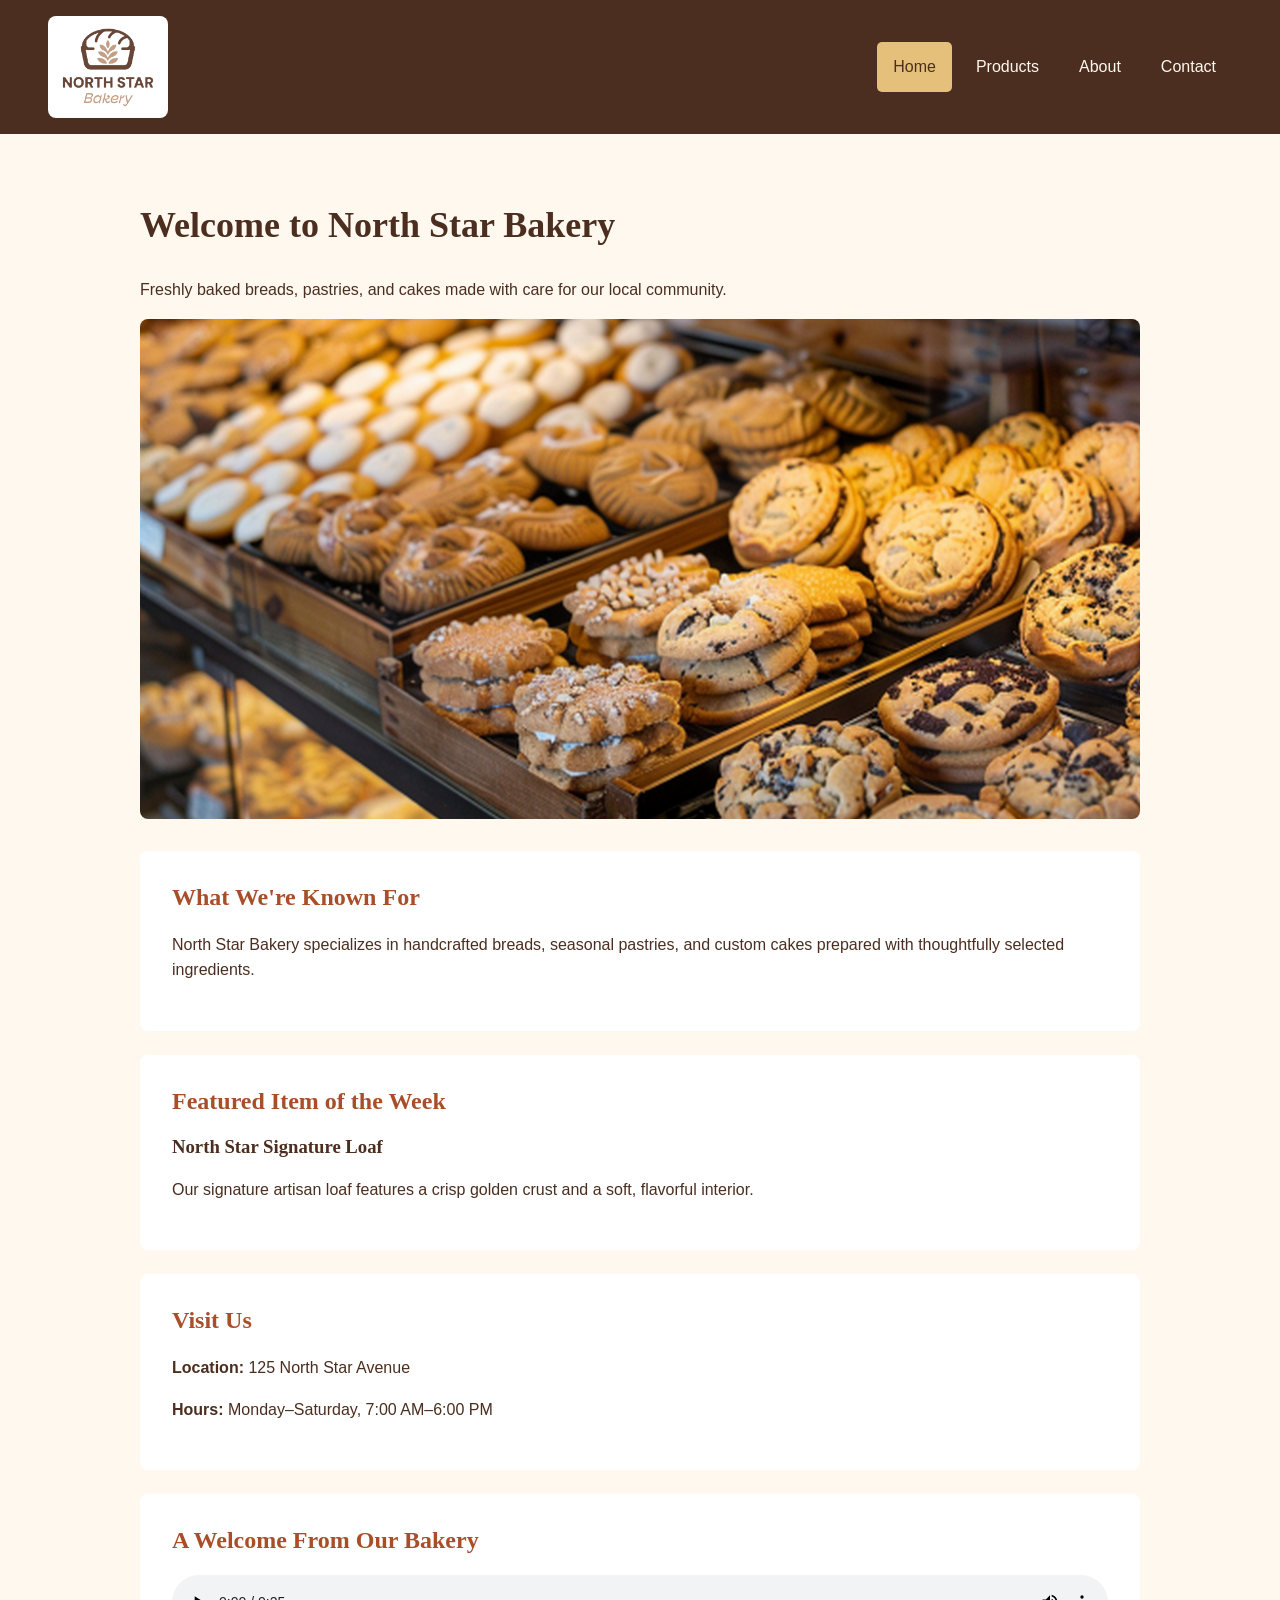
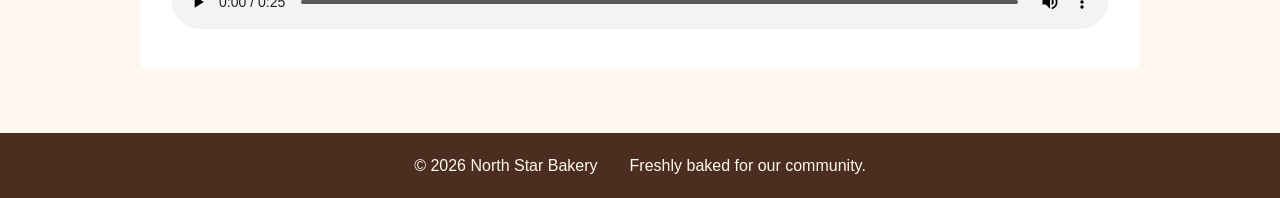
<file: index.html>
<!DOCTYPE html>
<html lang="en">

<head>
  <meta charset="UTF-8">
  <meta name="viewport" content="width=device-width, initial-scale=1.0">
  <title>North Star Bakery | Home</title>
  <link rel="stylesheet" href="css/styles.css">
</head>

<body>

  <header class="site-header">
    <img
      src="media/bakery-logo_c.png"
      alt="North Star Bakery logo"
      class="site-logo"
    >

    <nav class="site-nav" aria-label="Primary navigation">
      <ul>
        <li><a href="index.html" aria-current="page">Home</a></li>
        <li><a href="products.html">Products</a></li>
        <li><a href="about.html">About</a></li>
        <li><a href="contact.html">Contact</a></li>
      </ul>
    </nav>
  </header>

  <main>
    <section class="hero">
      <h1>Welcome to North Star Bakery</h1>

      <p>
        Freshly baked breads, pastries, and cakes made with care for our local community.
      </p>

      <picture>
        <source
          media="(min-width: 768px)"
          srcset="media/bakery-feature-large_c.png"
        >

        <img
          src="media/bakery-feature-small_c.png"
          alt="Fresh baked goods displayed at North Star Bakery"
        >
      </picture>
    </section>

    <section class="content-section">
      <h2>What We're Known For</h2>
      <p>
        North Star Bakery specializes in handcrafted breads, seasonal pastries,
        and custom cakes prepared with thoughtfully selected ingredients.
      </p>
    </section>

    <section class="content-section">
      <h2>Featured Item of the Week</h2>
      <h3>North Star Signature Loaf</h3>
      <p>
        Our signature artisan loaf features a crisp golden crust and a soft,
        flavorful interior.
      </p>
    </section>

    <section class="content-section">
      <h2>Visit Us</h2>
      <p><strong>Location:</strong> 125 North Star Avenue</p>
      <p><strong>Hours:</strong> Monday–Saturday, 7:00 AM–6:00 PM</p>
    </section>

    <section class="content-section">
      <h2>A Welcome From Our Bakery</h2>

      <audio controls>
        <source src="media/bakery-welcome_c.mp3" type="audio/mpeg">
        Your browser does not support audio playback.
      </audio>
    </section>
  </main>

  <footer class="site-footer">
    <p>&copy; 2026 North Star Bakery</p>
    <p>Freshly baked for our community.</p>
  </footer>

</body>
</html>
</file>
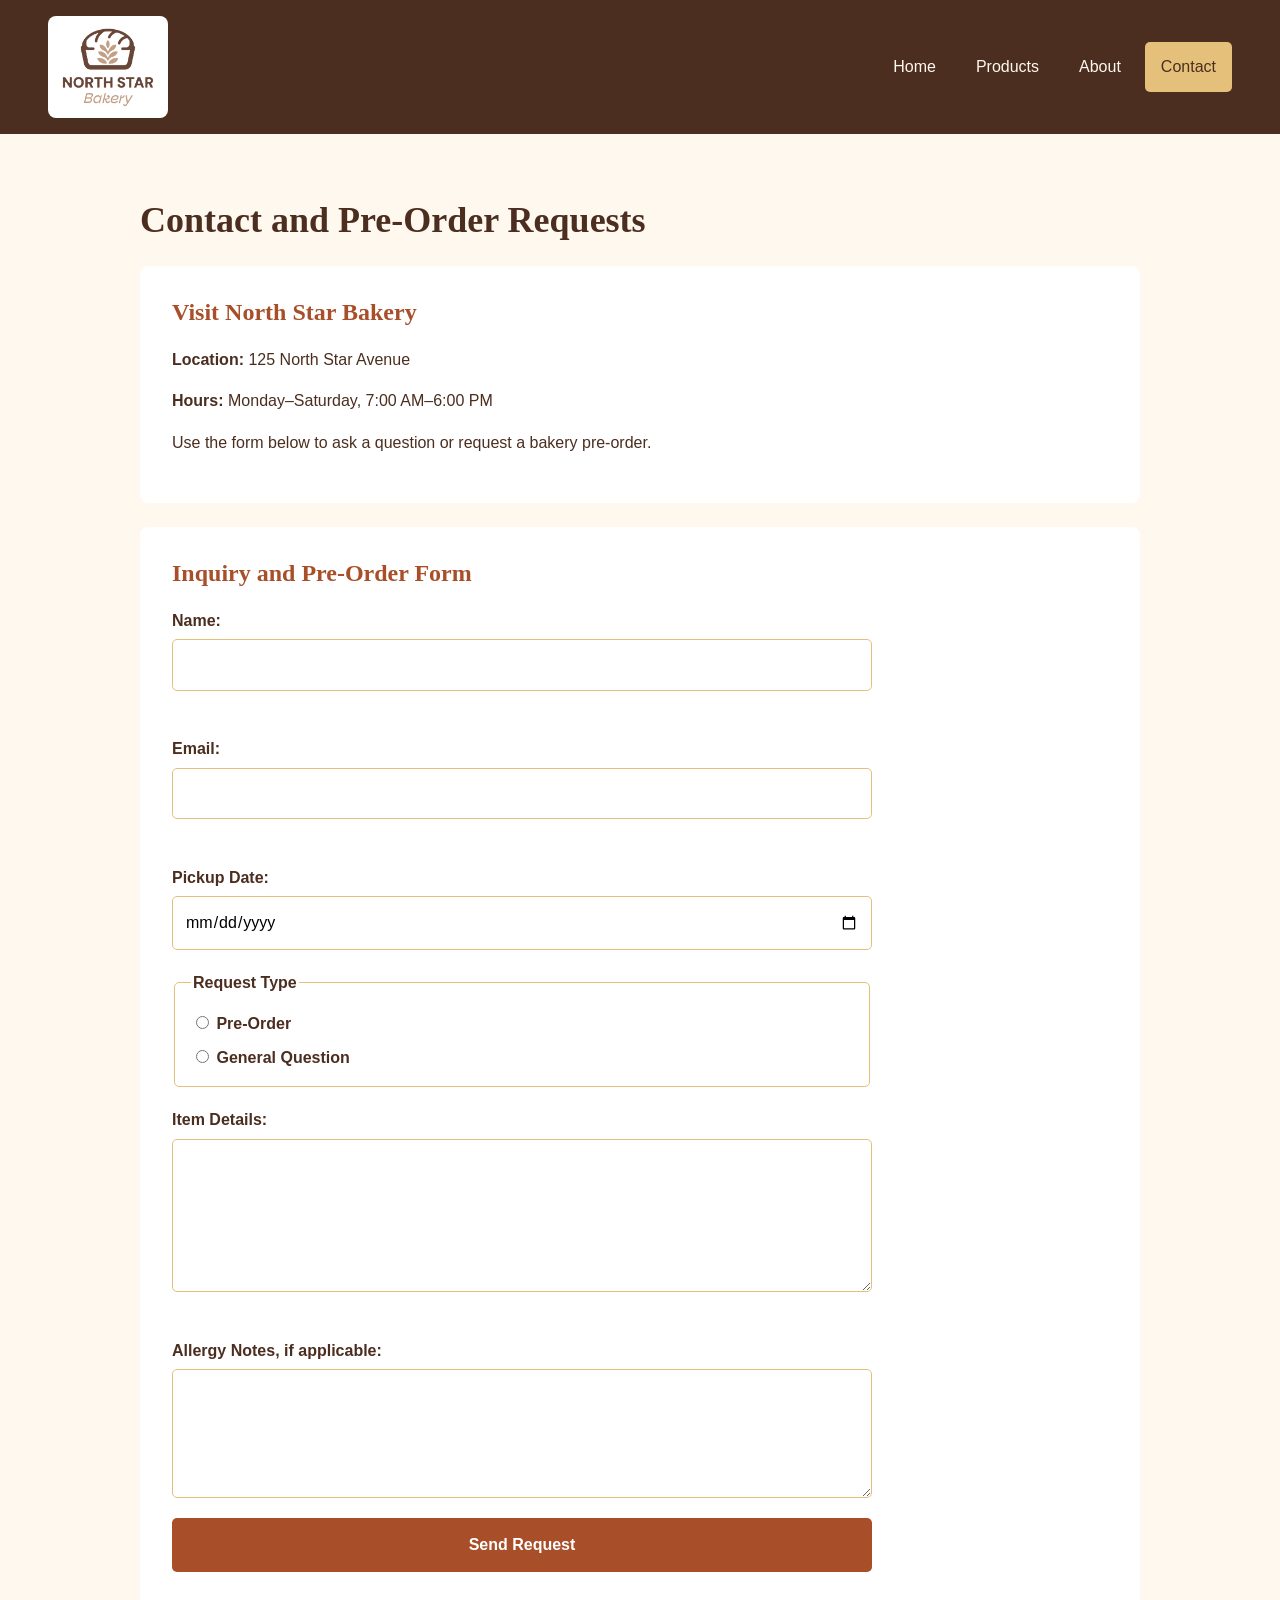
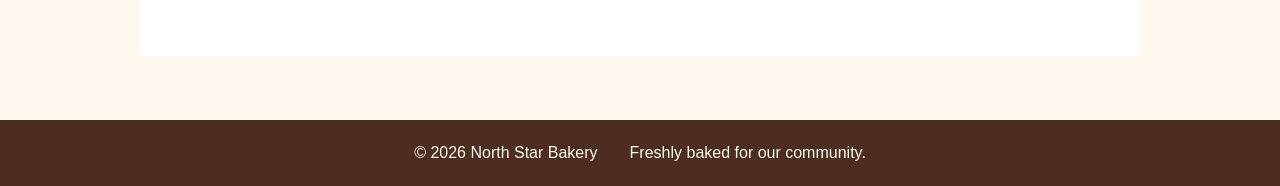
<file: contact.html>
<!DOCTYPE html>
<html lang="en">

<head>
  <meta charset="UTF-8">

  <meta
    name="viewport"
    content="width=device-width, initial-scale=1.0"
  >

  <title>North Star Bakery | Contact</title>

  <link
    rel="stylesheet"
    href="css/styles.css"
  >

  <script
    src="js/main.js"
    defer
  ></script>
</head>

<body>

  <header class="site-header">

    <img
      src="media/bakery-logo_c.png"
      alt="North Star Bakery logo"
      class="site-logo"
    >

    <nav
      class="site-nav"
      aria-label="Primary navigation"
    >

      <ul>

        <li>
          <a href="index.html">
            Home
          </a>
        </li>

        <li>
          <a href="products.html">
            Products
          </a>
        </li>

        <li>
          <a href="about.html">
            About
          </a>
        </li>

        <li>
          <a
            href="contact.html"
            aria-current="page"
          >
            Contact
          </a>
        </li>

      </ul>

    </nav>

  </header>

  <main>

    <h1>
      Contact and Pre-Order Requests
    </h1>

    <section class="content-section">

      <h2>
        Visit North Star Bakery
      </h2>

      <p>
        <strong>Location:</strong>
        125 North Star Avenue
      </p>

      <p>
        <strong>Hours:</strong>
        Monday–Saturday, 7:00 AM–6:00 PM
      </p>

      <p>
        Use the form below to ask a question
        or request a bakery pre-order.
      </p>

    </section>

    <section class="content-section">

      <h2>
        Inquiry and Pre-Order Form
      </h2>

      <form
        id="preorder-form"
        class="contact-form"
        action="#"
        method="post"
        novalidate
      >

        <div class="form-group">

          <label for="name">
            Name:
          </label>

          <input
            type="text"
            id="name"
            name="name"
          >

          <span
            id="name-error"
            class="error-message"
          ></span>

        </div>

        <div class="form-group">

          <label for="email">
            Email:
          </label>

          <input
            type="email"
            id="email"
            name="email"
          >

          <span
            id="email-error"
            class="error-message"
          ></span>

        </div>

        <div class="form-group">

          <label for="pickup-date">
            Pickup Date:
          </label>

          <input
            type="date"
            id="pickup-date"
            name="pickup-date"
          >

        </div>

        <fieldset>

          <legend>
            Request Type
          </legend>

          <label>

            <input
              type="radio"
              name="request-type"
              value="pre-order"
            >

            Pre-Order

          </label>

          <label>

            <input
              type="radio"
              name="request-type"
              value="general-question"
            >

            General Question

          </label>

        </fieldset>

        <div class="form-group">

          <label for="item-details">
            Item Details:
          </label>

          <textarea
            id="item-details"
            name="item-details"
            rows="5"
          ></textarea>

          <span
            id="details-error"
            class="error-message"
          ></span>

        </div>

        <div class="form-group">

          <label for="allergy-notes">
            Allergy Notes, if applicable:
          </label>

          <textarea
            id="allergy-notes"
            name="allergy-notes"
            rows="4"
          ></textarea>

        </div>

        <button type="submit">
          Send Request
        </button>

        <p
          id="form-success"
          class="success-message"
          aria-live="polite"
        ></p>

      </form>

    </section>

  </main>

  <footer class="site-footer">

    <p>
      &copy; 2026 North Star Bakery
    </p>

    <p>
      Freshly baked for our community.
    </p>

  </footer>

</body>

</html>
</file>
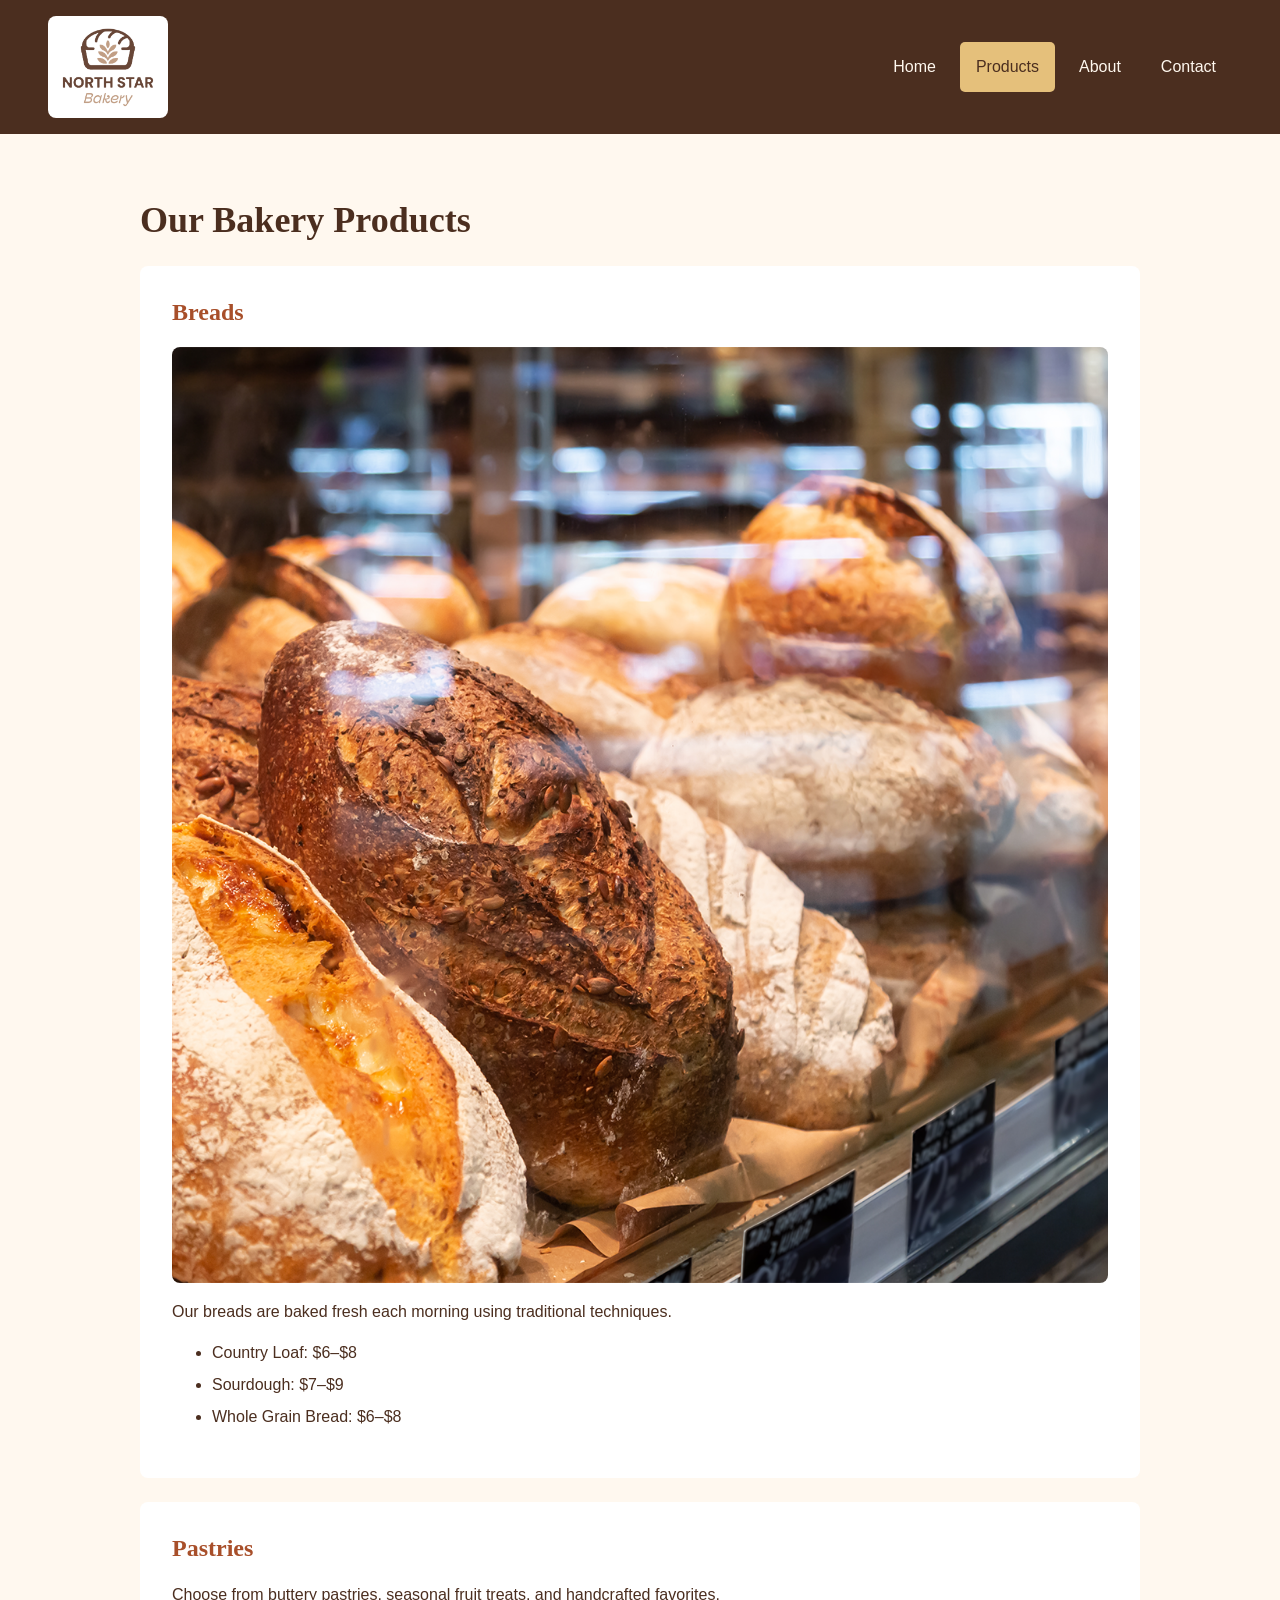
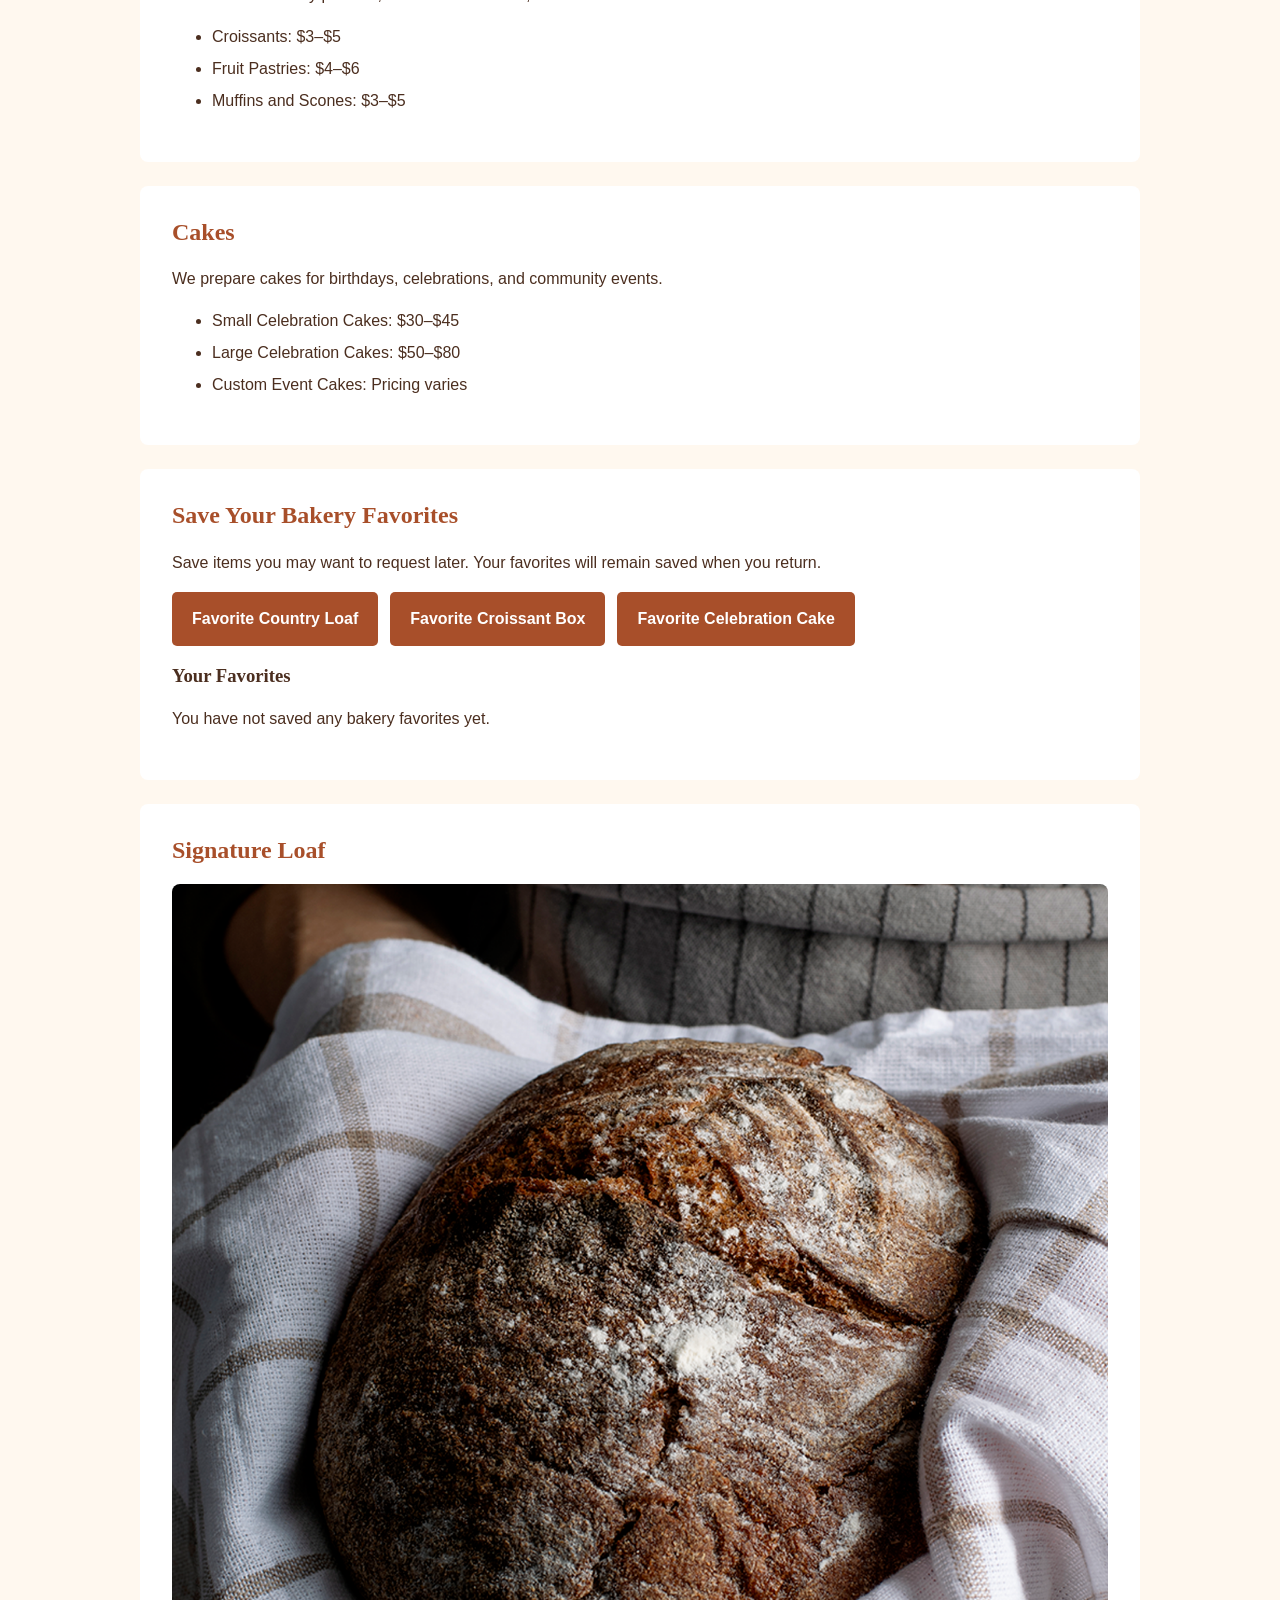
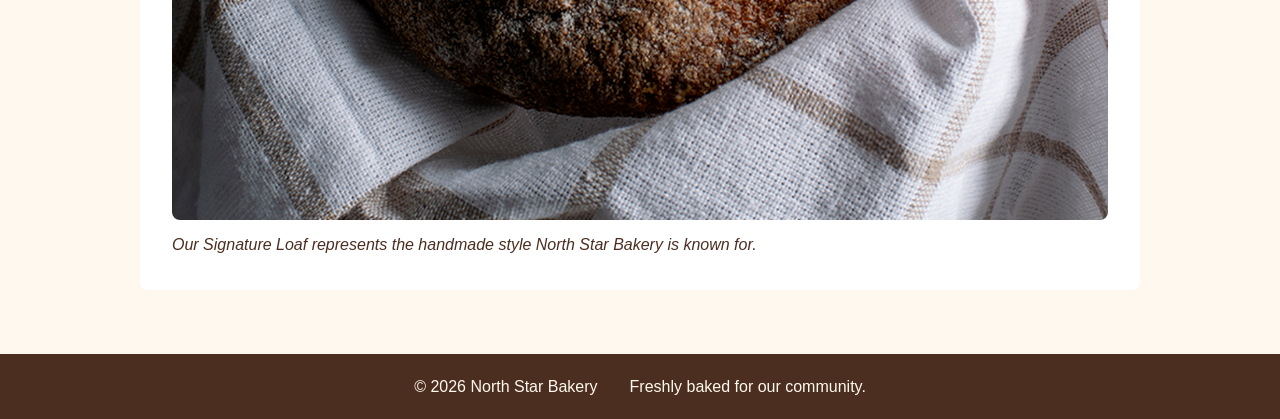
<file: products.html>
<!DOCTYPE html>
<html lang="en">

<head>
  <meta charset="UTF-8">
  <meta name="viewport" content="width=device-width, initial-scale=1.0">

  <title>North Star Bakery | Products</title>

  <link rel="stylesheet" href="css/styles.css">

  <script src="js/main.js" defer></script>
</head>

<body>

  <header class="site-header">

    <img
      src="media/bakery-logo_c.png"
      alt="North Star Bakery logo"
      class="site-logo"
    >

    <nav class="site-nav" aria-label="Primary navigation">
      <ul>
        <li><a href="index.html">Home</a></li>

        <li>
          <a
            href="products.html"
            aria-current="page"
          >
            Products
          </a>
        </li>

        <li><a href="about.html">About</a></li>

        <li><a href="contact.html">Contact</a></li>
      </ul>
    </nav>

  </header>

  <main>

    <h1>Our Bakery Products</h1>

    <section class="content-section">

      <h2>Breads</h2>

      <img
        src="media/bakery-bread_c.png"
        alt="Fresh artisan breads displayed at North Star Bakery"
      >

      <p>
        Our breads are baked fresh each morning using
        traditional techniques.
      </p>

      <ul>
        <li>Country Loaf: $6–$8</li>
        <li>Sourdough: $7–$9</li>
        <li>Whole Grain Bread: $6–$8</li>
      </ul>

    </section>

    <section class="content-section">

      <h2>Pastries</h2>

      <p>
        Choose from buttery pastries, seasonal fruit treats,
        and handcrafted favorites.
      </p>

      <ul>
        <li>Croissants: $3–$5</li>
        <li>Fruit Pastries: $4–$6</li>
        <li>Muffins and Scones: $3–$5</li>
      </ul>

    </section>

    <section class="content-section">

      <h2>Cakes</h2>

      <p>
        We prepare cakes for birthdays, celebrations,
        and community events.
      </p>

      <ul>
        <li>Small Celebration Cakes: $30–$45</li>
        <li>Large Celebration Cakes: $50–$80</li>
        <li>Custom Event Cakes: Pricing varies</li>
      </ul>

    </section>

    <section class="content-section">

      <h2>Save Your Bakery Favorites</h2>

      <p>
        Save items you may want to request later.
        Your favorites will remain saved when you return.
      </p>

      <div
        id="favorite-options"
        class="favorite-options"
      ></div>

      <h3>Your Favorites</h3>

      <p id="favorites-empty"></p>

      <ul id="favorites-list"></ul>

    </section>

    <section class="content-section">

      <h2>Signature Loaf</h2>

      <figure>

        <img
          src="media/bakery-signature-loaf_c.png"
          alt="North Star Bakery signature artisan loaf with a golden crust"
        >

        <figcaption>
          Our Signature Loaf represents the handmade style
          North Star Bakery is known for.
        </figcaption>

      </figure>

    </section>

  </main>

  <footer class="site-footer">

    <p>&copy; 2026 North Star Bakery</p>

    <p>
      Freshly baked for our community.
    </p>

  </footer>

</body>

</html>
</file>
<file: css/styles.css>
:root {
  --cream: #fff8ef;
  --brown: #4b2e1f;
  --terracotta: #a84f2a;
  --gold: #e5c07b;
}

* {
  box-sizing: border-box;
}

html {
  scroll-behavior: smooth;
}

body {
  margin: 0;
  background-color: var(--cream);
  color: var(--brown);
  font-family: Arial, Helvetica, sans-serif;
  line-height: 1.6;
}

h1,
h2,
h3 {
  font-family: Georgia, "Times New Roman", serif;
  line-height: 1.2;
}

h1 {
  font-size: 2.25rem;
}

h2 {
  color: var(--terracotta);
}

a {
  color: var(--terracotta);
}

img,
video {
  display: block;
  max-width: 100%;
  height: auto;
}

audio {
  width: 100%;
}

/* HEADER */

.site-header {
  background-color: var(--brown);
  padding: 1rem;

  display: flex;
  flex-direction: column;
  align-items: center;
  gap: 1rem;

  position: relative;
  z-index: 100;
}

.site-logo {
  width: 120px;
  border-radius: 8px;
}

/* NAVIGATION */

.site-nav {
  position: relative;
  z-index: 200;
}

.site-nav ul {
  list-style: none;
  margin: 0;
  padding: 0;

  display: flex;
  flex-wrap: wrap;
  justify-content: center;
  gap: 0.5rem;
}

.site-nav li {
  margin: 0;
}

.site-nav a {
  display: block;
  position: relative;
  z-index: 300;

  padding: 0.75rem 1rem;

  color: var(--cream);
  text-decoration: none;

  border-radius: 5px;

  cursor: pointer;
}

.site-nav a:hover,
.site-nav a:focus {
  background-color: var(--terracotta);
}

.site-nav a[aria-current="page"] {
  background-color: var(--gold);
  color: var(--brown);
}

/* MAIN CONTENT */

main {
  width: min(92%, 1000px);
  margin: 0 auto;
  padding: 2rem 0;
}

.hero {
  margin-bottom: 2rem;
}

.hero img {
  width: 100%;
  margin-top: 1rem;
  border-radius: 8px;
}

.content-section {
  background-color: white;

  margin-bottom: 1.5rem;
  padding: 1.5rem;

  border-radius: 8px;
}

.content-section h2:first-child {
  margin-top: 0;
}

.content-section img,
.content-section video {
  margin-top: 1rem;
  border-radius: 8px;
}

figure {
  margin: 0;
}

figcaption {
  margin-top: 0.75rem;
  font-style: italic;
}

.content-section li {
  margin-bottom: 0.4rem;
}

/* FORM */

.contact-form {
  display: flex;
  flex-direction: column;
  gap: 1.25rem;
}

.form-group {
  display: flex;
  flex-direction: column;
  gap: 0.35rem;
}

.contact-form label,
.contact-form legend {
  font-weight: bold;
}

.contact-form input[type="text"],
.contact-form input[type="email"],
.contact-form input[type="date"],
.contact-form textarea {
  width: 100%;

  padding: 0.75rem;

  border: 1px solid var(--gold);
  border-radius: 5px;

  font: inherit;
}

.contact-form input:focus,
.contact-form textarea:focus {
  outline: 3px solid var(--gold);
  border-color: var(--terracotta);
}

fieldset {
  display: flex;
  flex-direction: column;
  gap: 0.5rem;

  padding: 1rem;

  border: 1px solid var(--gold);
  border-radius: 5px;
}

button {
  background-color: var(--terracotta);
  color: white;

  border: none;
  border-radius: 5px;

  padding: 0.9rem 1.25rem;

  font: inherit;
  font-weight: bold;

  cursor: pointer;
}

button:hover,
button:focus {
  background-color: var(--brown);
}

/* FOOTER */

.site-footer {
  background-color: var(--brown);
  color: var(--cream);

  padding: 1.25rem;

  text-align: center;

  display: flex;
  flex-direction: column;
  gap: 0.25rem;
}

.site-footer p {
  margin: 0;
}

/* DESKTOP */

@media (min-width: 768px) {

  .site-header {
    flex-direction: row;
    justify-content: space-between;

    padding: 1rem 3rem;
  }

  .site-nav ul {
    flex-wrap: nowrap;
  }

  main {
    padding: 2.5rem 0;
  }

  .content-section {
    padding: 2rem;
  }

  .contact-form {
    max-width: 700px;
  }

  .site-footer {
    flex-direction: row;
    justify-content: center;
    gap: 2rem;
  }
}

/* ------------------------------
   Touchstone 4 Interactivity
------------------------------ */

.favorite-options {
  display: flex;
  flex-direction: column;
  gap: 0.75rem;

  margin: 1rem 0;
}

.favorite-button {
  width: 100%;

  background-color: var(--terracotta);
  color: white;
}

.favorite-button:hover,
.favorite-button:focus {
  background-color: var(--brown);
}

.error-message {
  min-height: 1.25rem;

  color: #a61b1b;

  font-size: 0.9rem;
  font-weight: bold;
}

.success-message {
  color: #356b35;

  font-weight: bold;
}

@media (min-width: 768px) {

  .favorite-options {
    flex-direction: row;
    flex-wrap: wrap;
  }

  .favorite-button {
    width: auto;
  }
}
</file>
